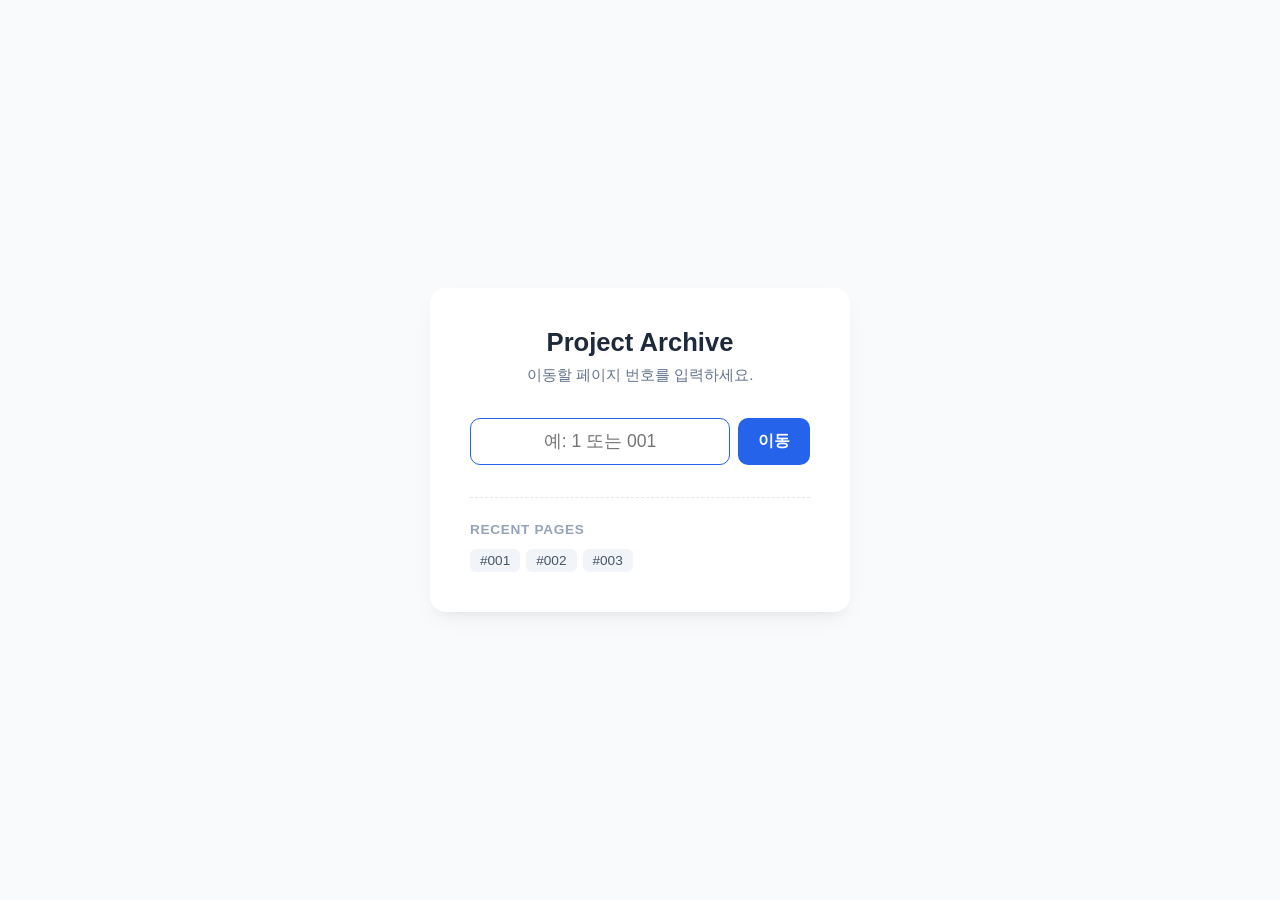
<file: index.html>
<!DOCTYPE html>
<html lang="ko">
<head>
  <meta charset="UTF-8">
  <meta name="viewport" content="width=device-width, initial-scale=1.0">
  <title>프로젝트 아카이브</title>
  <style>
    * {
      box-sizing: border-box;
      margin: 0;
      padding: 0;
    }

    body {
      font-family: -apple-system, BlinkMacSystemFont, "Segoe UI", Roboto, sans-serif;
      display: flex;
      justify-content: center;
      align-items: center;
      min-height: 100vh;
      background-color: #f8fafc;
      color: #1e293b;
    }

    .container {
      background: #ffffff;
      padding: 2.5rem;
      border-radius: 16px;
      box-shadow: 0 10px 25px -5px rgba(0, 0, 0, 0.05), 0 8px 10px -6px rgba(0, 0, 0, 0.05);
      width: 100%;
      max-width: 420px;
      text-align: center;
    }

    h1 {
      font-size: 1.6rem;
      font-weight: 700;
      margin-bottom: 0.5rem;
    }

    p.desc {
      font-size: 0.95rem;
      color: #64748b;
      margin-bottom: 2rem;
    }

    .input-group {
      display: flex;
      gap: 8px;
      margin-bottom: 1rem;
    }

    input[type="number"] {
      flex: 1;
      padding: 0.75rem 1rem;
      font-size: 1.1rem;
      border: 1.5px solid #e2e8f0;
      border-radius: 10px;
      outline: none;
      text-align: center;
      transition: border-color 0.2s;
    }

    /* 숫자 입력 스핀 버튼 제거 */
    input[type="number"]::-webkit-outer-spin-button,
    input[type="number"]::-webkit-inner-spin-button {
      -webkit-appearance: none;
      margin: 0;
    }

    input[type="number"]:focus {
      border-color: #2563eb;
    }

    button {
      padding: 0.75rem 1.25rem;
      font-size: 1rem;
      font-weight: 600;
      color: #fff;
      background-color: #2563eb;
      border: none;
      border-radius: 10px;
      cursor: pointer;
      transition: background-color 0.2s;
    }

    button:hover {
      background-color: #1d4ed8;
    }

    .quick-list {
      margin-top: 2rem;
      padding-top: 1.5rem;
      border-top: 1px dashed #e2e8f0;
      text-align: left;
    }

    .quick-list h2 {
      font-size: 0.85rem;
      color: #94a3b8;
      text-transform: uppercase;
      letter-spacing: 0.05em;
      margin-bottom: 0.75rem;
    }

    .quick-links {
      display: flex;
      flex-wrap: wrap;
      gap: 6px;
    }

    .quick-links a {
      text-decoration: none;
      font-size: 0.85rem;
      color: #475569;
      background-color: #f1f5f9;
      padding: 4px 10px;
      border-radius: 6px;
      transition: all 0.2s;
    }

    .quick-links a:hover {
      background-color: #e2e8f0;
      color: #0f172a;
    }
  </style>
</head>
<body>

  <div class="container">
    <h1>Project Archive</h1>
    <p class="desc">이동할 페이지 번호를 입력하세요.</p>

    <form class="input-group" onsubmit="goToPage(event)">
      <input 
        type="number" 
        id="pageNumber" 
        placeholder="예: 1 또는 001" 
        min="1" 
        max="999" 
        autofocus 
        required
      >
      <button type="submit">이동</button>
    </form>

    <div class="quick-list">
      <h2>Recent Pages</h2>
      <div class="quick-links">
        <a href="001.html">#001</a>
        <a href="002.html">#002</a>
        <a href="003.html">#003</a>
      </div>
    </div>
  </div>

  <script>
    function goToPage(event) {
      event.preventDefault();
      const inputVal = document.getElementById('pageNumber').value.trim();

      if (!inputVal) return;

      // 1자리 또는 2자리 숫자가 들어오면 3자리(001, 012 등)로 패딩
      const paddedNumber = String(parseInt(inputVal, 10)).padStart(3, '0');
      
      // 해당 번호의 html 파일로 이동
      window.location.href = `${paddedNumber}.html`;
    }
  </script>
</body>
</html>
</file>
